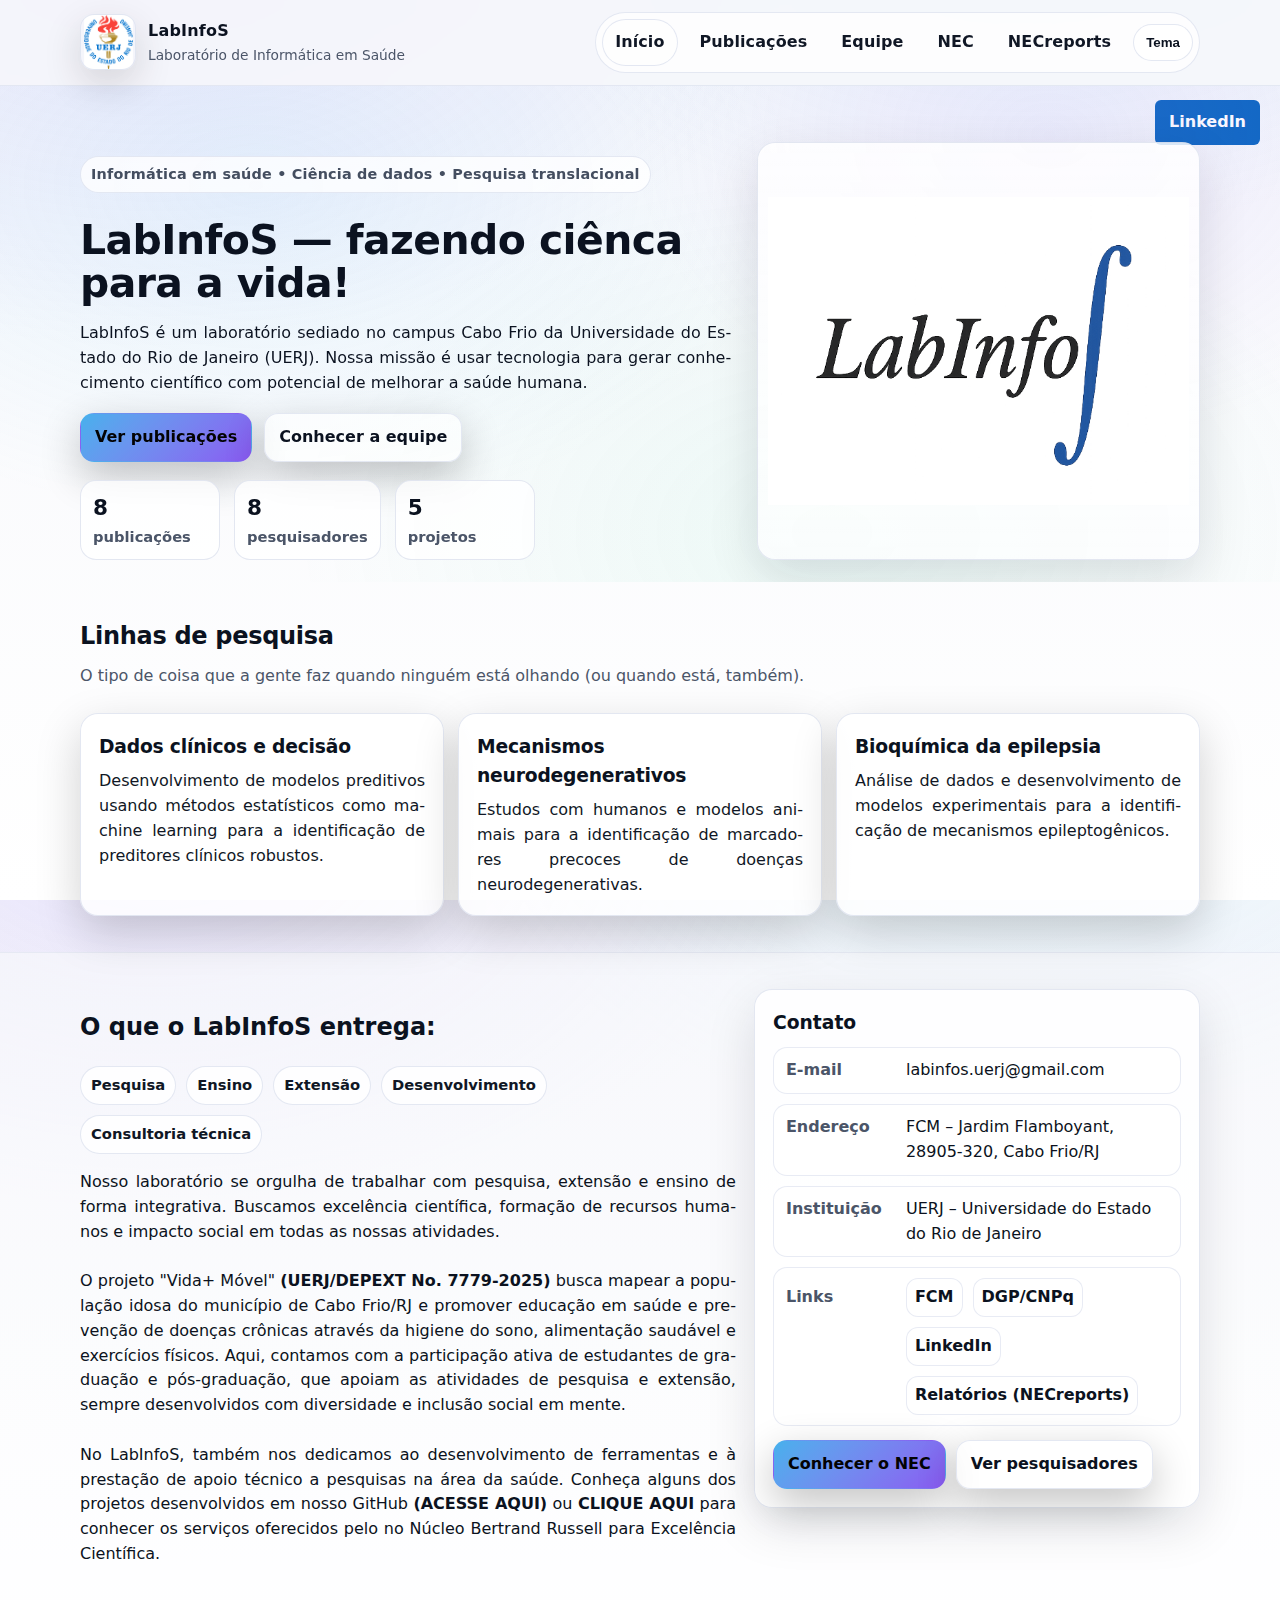
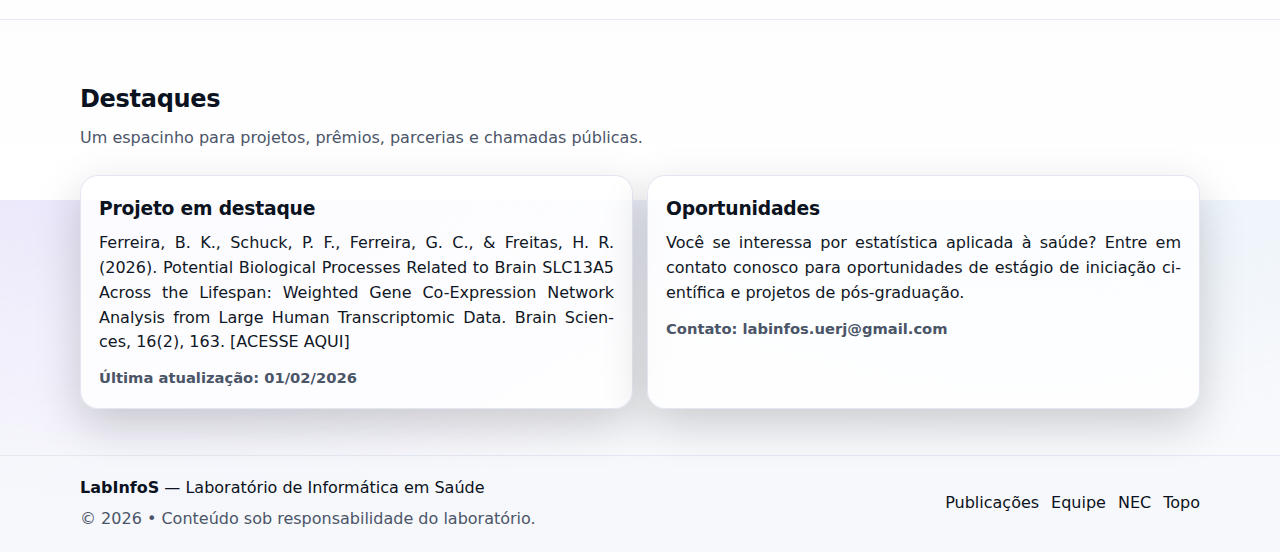
<file: index.html>
<!doctype html>
<html lang="pt-BR">
<head>

  <!-- Google tag (gtag.js) -->
  <script async src="https://www.googletagmanager.com/gtag/js?id=G-3MMCZ72V5H"></script>
  <script>
   window.dataLayer = window.dataLayer || [];
    function gtag(){dataLayer.push(arguments);}
    gtag('js', new Date());

    gtag('config', 'G-3MMCZ72V5H');
  </script>

  <meta charset="utf-8" />
  <meta name="viewport" content="width=device-width,initial-scale=1" />
  <meta name="color-scheme" content="light dark" />

  <title>LabInfoS — Laboratório de Informática em Saúde</title>
  <meta name="description" content="Site oficial do Laboratório de Informática em Saúde (LabInfoS): pesquisa, ensino e inovação em dados, computação e saúde." />

  <meta property="og:title" content="LabInfoS — Laboratório de Informática em Saúde" />
  <meta property="og:description" content="Pesquisa, ensino e inovação em dados, computação e saúde." />
  <meta property="og:type" content="website" />
  <meta property="og:image" content="assets/img/capa.svg" />

  <link rel="icon" href="assets/img/logo.png" type="image/svg+xml">
  <link rel="icon" href="assets/img/capa-32.png" sizes="32x32" type="image/png">
  <link rel="apple-touch-icon" href="assets/img/capa-192.png">
  <link rel="stylesheet" href="assets/css/style.css" />
  <script defer src="assets/js/main.js"></script>
</head>

<body>

  <a class="linkedin-button"
    href="https://www.linkedin.com/in/labinfos-uerj-1337b83b5"
    target="_blank">
    LinkedIn
  </a>

  <div id="google_translate_element" style="position:fixed; bottom:12px; right:12px; z-index:9999;"></div>

  <script>
    function googleTranslateElementInit() {
      new google.translate.TranslateElement(
        { pageLanguage: 'pt', layout: google.translate.TranslateElement.InlineLayout.SIMPLE },
        'google_translate_element'
      );
    }
  </script>
  <script src="//translate.google.com/translate_a/element.js?cb=googleTranslateElementInit"></script>

  <a class="skip-link" href="#conteudo">Pular para o conteúdo</a>

  <header class="site-header" data-header>
    <div class="container header-inner">
      <a class="brand" href="./index.html" aria-label="Ir para a página inicial do LabInfoS">
        <span class="brand-mark" aria-hidden="true"></span>
        <span class="brand-text">
          <span class="brand-name">LabInfoS</span>
          <span class="brand-sub">Laboratório de Informática em Saúde</span>
        </span>
      </a>

      <button class="nav-toggle" type="button" aria-label="Abrir menu" aria-expanded="false" data-nav-toggle>
        <span class="nav-toggle-bars" aria-hidden="true"></span>
      </button>

      <nav class="nav" data-nav>
        <a class="nav-link is-active" href="./index.html">Início</a>
        <a class="nav-link" href="./publicacoes.html">Publicações</a>
        <a class="nav-link" href="./equipe.html">Equipe</a>
        <a class="nav-link" href="./nec.html">NEC</a>
        <a class="nav-link" href="https://drhrf.github.io/mynecreports/" target="_blank" rel="noopener noreferrer">NECreports</a>
        <button class="theme-toggle" type="button" data-theme-toggle aria-label="Alternar tema (claro/escuro)">
          Tema
        </button>
      </nav>
    </div>
  </header>

  <main id="conteudo">
    <section class="hero">
      <div class="hero-bg" aria-hidden="true"></div>
      <div class="container hero-inner">
        <div class="hero-copy">
          <p class="kicker">Informática em saúde • Ciência de dados • Pesquisa translacional</p>
          <h1>LabInfoS — fazendo ciênca para a vida!</h1>

          <!-- PREENCHA AQUI: um parágrafo curto (2–4 linhas) com a identidade do laboratório -->
          <p class="justifyed">
            LabInfoS é um laboratório sediado no campus Cabo Frio da Universidade do Estado do Rio de Janeiro (UERJ). 
            Nossa missão é usar tecnologia para gerar conhecimento científico com potencial de melhorar a saúde humana.
          </p>

          <div class="hero-cta">
            <a class="btn primary" href="./publicacoes.html">Ver publicações</a>
            <a class="btn ghost" href="./equipe.html">Conhecer a equipe</a>
          </div>

          <div class="hero-metrics" id="heroMetrics" aria-label="Indicadores do laboratório">
            <!-- Esses números são carregados de data/site.json -->
            <div class="metric">
              <span class="metric-number" data-metric="publications">—</span>
              <span class="metric-label">publicações</span>
            </div>
            <div class="metric">
              <span class="metric-number" data-metric="people">—</span>
              <span class="metric-label">pesquisadores</span>
            </div>
            <div class="metric">
              <span class="metric-number" data-metric="projects">—</span>
              <span class="metric-label">projetos</span>
            </div>
          </div>
        </div>

        <div class="hero-card" role="img" aria-label="Imagem de capa do laboratório">
          <img class="hero-image" src="assets/img/LabInfoS_logo.png" alt="Imagem de capa do LabInfoS" />
          <!-- <div class="hero-card-overlay"> -->
            <!-- PREENCHA AQUI: 1 linha de credenciais/contexto (instituição, programa, etc.) -->
            <!-- <p class="hero-card-note">Faculdade de Ciências Médicas • UERJ</p> -->
          </div>
        </div>
      </div>
    </section>

    <section class="section">
      <div class="container">
        <div class="section-title">
          <h2>Linhas de pesquisa</h2>
          <p class="muted">O tipo de coisa que a gente faz quando ninguém está olhando (ou quando está, também).</p>
          <br>
        </div>

        <div class="grid cards-3">
          <article class="card">
            <h3>Dados clínicos e decisão</h3>
            <p class="justifyed">Desenvolvimento de modelos preditivos usando métodos estatísticos como machine learning para a identificação de preditores clínicos robustos.</p>
            <!-- <p class="card-meta">Ex.: predição, triagem, qualidade, desfechos</p> -->
          </article>

          <article class="card">
            <h3>Mecanismos neurodegenerativos</h3>
            <p class="justifyed">Estudos com humanos e modelos animais para a identificação de marcadores precoces de doenças neurodegenerativas.</p>
            <!-- <p class="card-meta">Ex.: causalidade, validação externa, risco de viés</p> -->
          </article>

          <article class="card">
            <h3>Bioquímica da epilepsia</h3>
            <p class="justifyed">Análise de dados e desenvolvimento de modelos experimentais para a identificação de mecanismos epileptogênicos.</p>
            <!-- <p class="card-meta">Ex.: LIMS, ETL, auditoria, documentação</p> -->
          </article>
        </div>
      </div>
    </section>

    <section class="section section-alt">
      <div class="container">
        <div class="split">
          <div>
            <h2>O que o LabInfoS entrega:</h2>
            <!-- <p class="lead">[PREENCHA: proposta de valor do laboratório em linguagem simples e direta.]</p> -->

            <div class="pill-row" aria-label="Áreas de atuação">
              <span class="pill">Pesquisa</span>
              <span class="pill">Ensino</span>
              <span class="pill">Extensão</span>
              <span class="pill">Desenvolvimento</span>
              <span class="pill">Consultoria técnica</span>
            </div>

            <p class="justifyed">
              Nosso laboratório se orgulha de trabalhar com pesquisa, extensão e ensino de forma integrativa. Buscamos excelência científica, formação de recursos humanos e impacto social em todas 
              as nossas atividades.<br>
              <br>
              O projeto "Vida+ Móvel" <strong>(UERJ/DEPEXT No. 7779-2025)</strong> busca mapear a população idosa do município de Cabo Frio/RJ e promover educação em saúde e prevenção de 
              doenças crônicas através da higiene do sono, alimentação saudável e exercícios físicos. Aqui, contamos com a participação ativa de estudantes de graduação e pós-graduação, que 
              apoiam as atividades de pesquisa e extensão, sempre desenvolvidos com diversidade e inclusão social em mente. <br>
              <br>
              No LabInfoS, também nos dedicamos ao desenvolvimento de ferramentas e à prestação de apoio técnico a pesquisas na área da saúde. Conheça alguns dos projetos desenvolvidos em nosso 
              GitHub <a href="https://github.com/drhrf" target="_blank" rel="noopener noreferrer"><strong>(ACESSE AQUI)</strong></a> ou <a href="./nec.html"><strong>CLIQUE AQUI</strong></a> para conhecer os 
              serviços oferecidos pelo no Núcleo Bertrand Russell para Excelência Científica. 
            </p>
          </div>

          <aside class="panel">
            <h3>Contato</h3>
            <!-- <p class="muted">Preencha os dados abaixo em <code>data/site.json</code>.</p> -->

            <div class="contact-block">
              <div class="contact-item">
                <span class="contact-label">E-mail</span>
                <a href="#" data-site="email">[email@exemplo.org]</a>
              </div>
              <div class="contact-item">
                <span class="contact-label">Endereço</span>
                <span data-site="address">[endereço do laboratório]</span>
              </div>
              <div class="contact-item">
                <span class="contact-label">Instituição</span>
                <span data-site="institution">[instituição]</span>
              </div>
              <div class="contact-item">
                <span class="contact-label">Links</span>
                <span class="link-row" id="socialLinks">
                  <!-- carregado de site.json -->
                </span>
              </div>
            </div>

            <div class="panel-cta">
              <a class="btn primary" href="./nec.html">Conhecer o NEC</a>
              <a class="btn ghost" href="./equipe.html">Ver pesquisadores</a>
            </div>
          </aside>
        </div>
      </div>
    </section>

    <br>
    <section class="section">
      <div class="container">
        <div class="section-title">
          <h2>Destaques</h2>
          <p class="muted">Um espacinho para projetos, prêmios, parcerias e chamadas públicas.</p>
        </div>
        <br>
        <div class="grid cards-2">
          <article class="card">
            <h3>Projeto em destaque</h3>
            <p class="justifyed">Ferreira, B. K., Schuck, P. F., Ferreira, G. C., & Freitas, H. R. (2026). Potential Biological Processes Related to Brain SLC13A5 Across the Lifespan: Weighted Gene Co-Expression Network Analysis from Large Human Transcriptomic Data. Brain Sciences, 16(2), 163.
                <a href="https://doi.org/10.3390/brainsci16020163" target="_blank" rel="noopener noreferrer">[ACESSE AQUI]</a></p>
            <p class="card-meta">Última atualização: 01/02/2026</p>
          </article>

          <article class="card">
            <h3>Oportunidades</h3>
            <p class="justifyed">Você se interessa por estatística aplicada à saúde? Entre em contato conosco para oportunidades de estágio de iniciação científica e projetos de pós-graduação.</p>
            <p class="card-meta">Contato: labinfos.uerj@gmail.com</p>
          </article>
        </div>
      </div>
    </section>
  </main>

  <footer class="footer">
    <div class="container footer-inner">
      <div class="footer-left">
        <p class="footer-brand"><strong>LabInfoS</strong> — Laboratório de Informática em Saúde</p>
        <p class="muted">© <span id="year"></span> • Conteúdo sob responsabilidade do laboratório.</p>
      </div>

      <div class="footer-right">
        <a href="./publicacoes.html">Publicações</a>
        <a href="./equipe.html">Equipe</a>
        <a href="./nec.html">NEC</a>
        <a href="./index.html#conteudo">Topo</a>
      </div>
    </div>
  </footer>
</body>
</html>
</file>
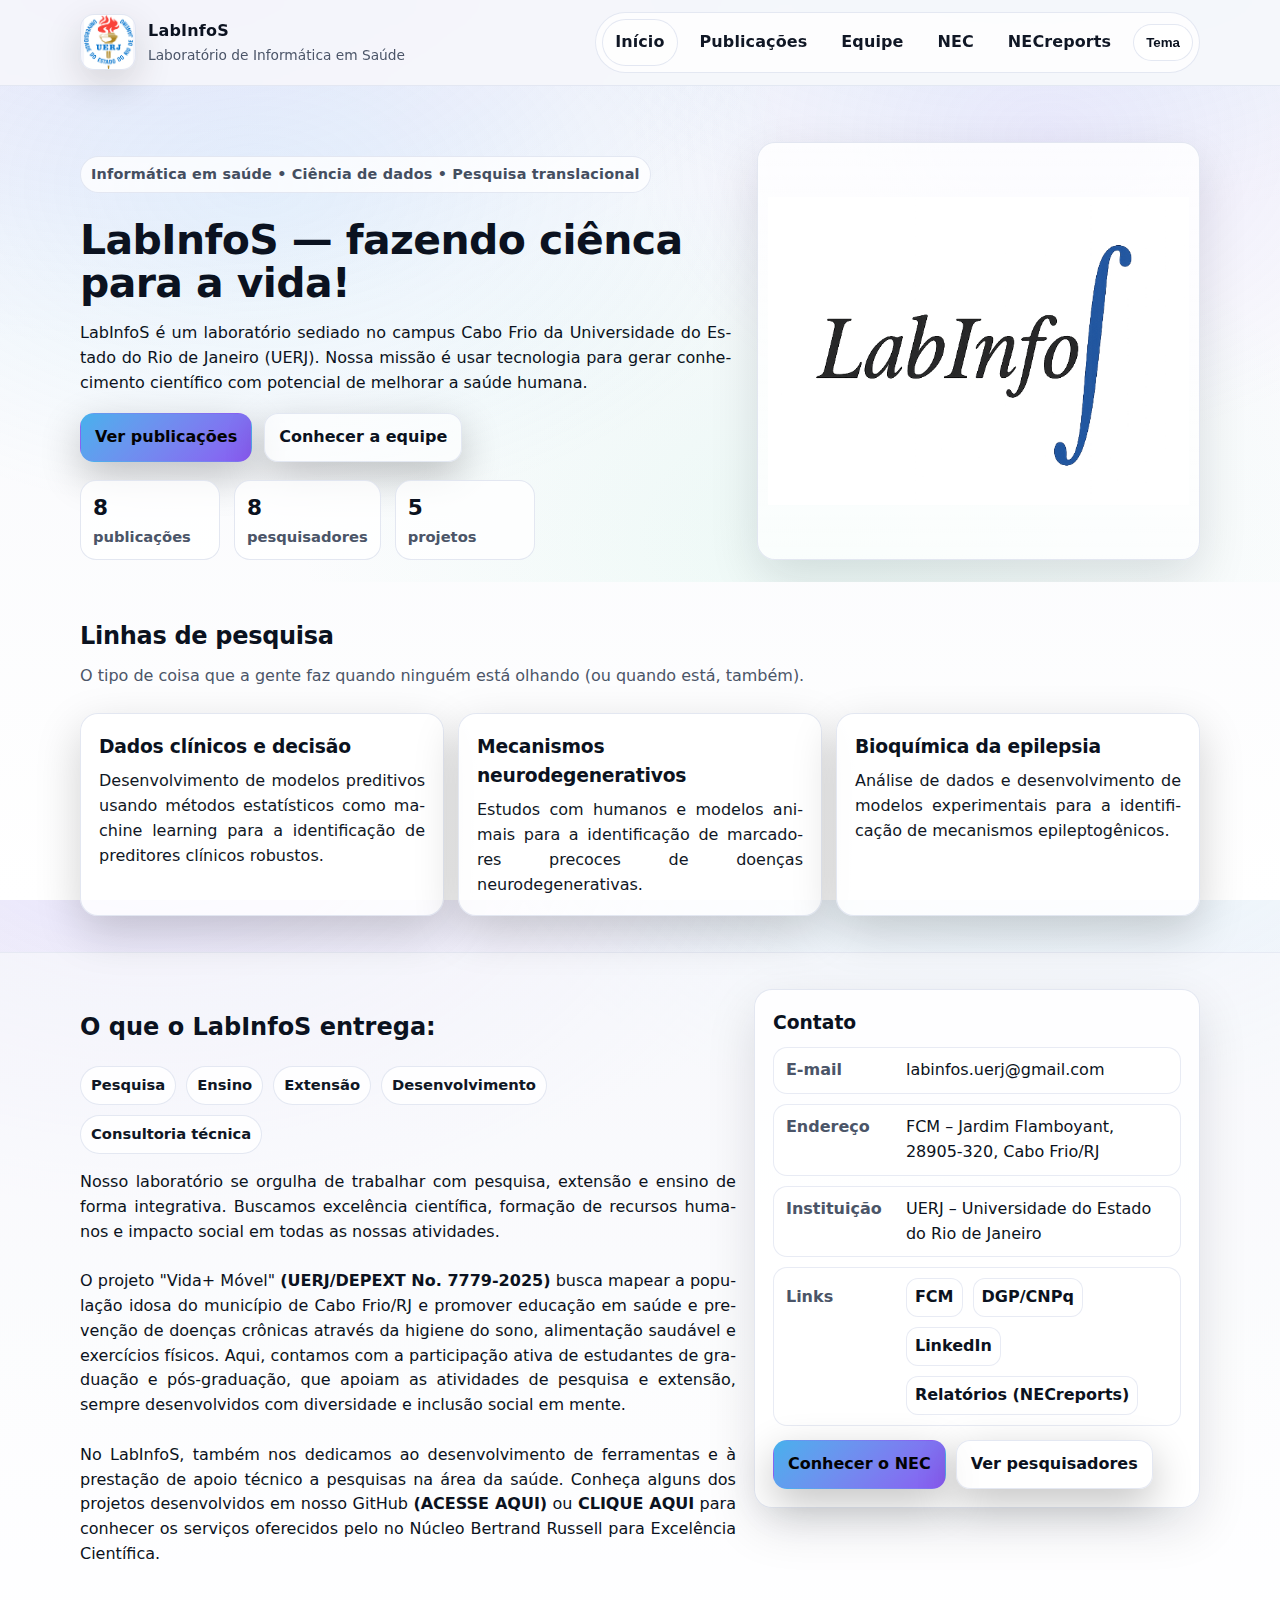
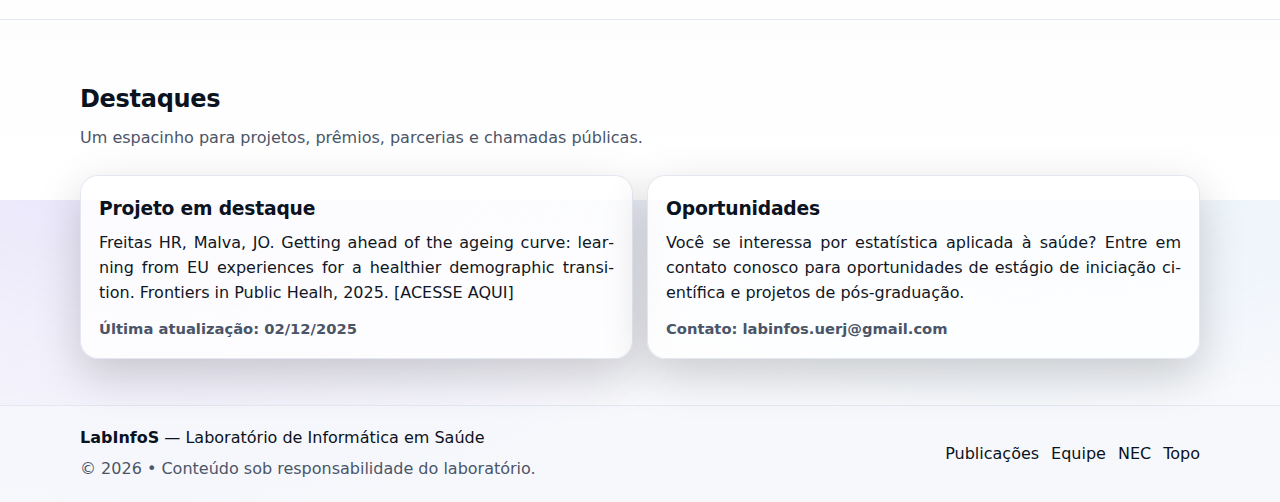
<file: index.sync-conflict-20260214-133340-ELEWSZT.html>
<!doctype html>
<html lang="pt-BR">
<head>

  <!-- Google tag (gtag.js) -->
  <script async src="https://www.googletagmanager.com/gtag/js?id=G-3MMCZ72V5H"></script>
  <script>
   window.dataLayer = window.dataLayer || [];
    function gtag(){dataLayer.push(arguments);}
    gtag('js', new Date());

    gtag('config', 'G-3MMCZ72V5H');
  </script>

  <meta charset="utf-8" />
  <meta name="viewport" content="width=device-width,initial-scale=1" />
  <meta name="color-scheme" content="light dark" />

  <title>LabInfoS — Laboratório de Informática em Saúde</title>
  <meta name="description" content="Site oficial do Laboratório de Informática em Saúde (LabInfoS): pesquisa, ensino e inovação em dados, computação e saúde." />

  <meta property="og:title" content="LabInfoS — Laboratório de Informática em Saúde" />
  <meta property="og:description" content="Pesquisa, ensino e inovação em dados, computação e saúde." />
  <meta property="og:type" content="website" />
  <meta property="og:image" content="assets/img/capa.svg" />

  <link rel="icon" href="assets/img/logo.png" type="image/svg+xml">
  <link rel="icon" href="assets/img/capa-32.png" sizes="32x32" type="image/png">
  <link rel="apple-touch-icon" href="assets/img/capa-192.png">
  <link rel="stylesheet" href="assets/css/style.css" />
  <script defer src="assets/js/main.js"></script>
</head>

<body>

  <div id="google_translate_element" style="position:fixed; bottom:12px; right:12px; z-index:9999;"></div>

  <script>
    function googleTranslateElementInit() {
      new google.translate.TranslateElement(
        { pageLanguage: 'pt', layout: google.translate.TranslateElement.InlineLayout.SIMPLE },
        'google_translate_element'
      );
    }
  </script>
  <script src="//translate.google.com/translate_a/element.js?cb=googleTranslateElementInit"></script>

  <a class="skip-link" href="#conteudo">Pular para o conteúdo</a>

  <header class="site-header" data-header>
    <div class="container header-inner">
      <a class="brand" href="./index.html" aria-label="Ir para a página inicial do LabInfoS">
        <span class="brand-mark" aria-hidden="true"></span>
        <span class="brand-text">
          <span class="brand-name">LabInfoS</span>
          <span class="brand-sub">Laboratório de Informática em Saúde</span>
        </span>
      </a>

      <button class="nav-toggle" type="button" aria-label="Abrir menu" aria-expanded="false" data-nav-toggle>
        <span class="nav-toggle-bars" aria-hidden="true"></span>
      </button>

      <nav class="nav" data-nav>
        <a class="nav-link is-active" href="./index.html">Início</a>
        <a class="nav-link" href="./publicacoes.html">Publicações</a>
        <a class="nav-link" href="./equipe.html">Equipe</a>
        <a class="nav-link" href="./nec.html">NEC</a>
        <a class="nav-link" href="https://drhrf.github.io/mynecreports/" target="_blank" rel="noopener noreferrer">NECreports</a>
        <button class="theme-toggle" type="button" data-theme-toggle aria-label="Alternar tema (claro/escuro)">
          Tema
        </button>
      </nav>
    </div>
  </header>

  <main id="conteudo">
    <section class="hero">
      <div class="hero-bg" aria-hidden="true"></div>
      <div class="container hero-inner">
        <div class="hero-copy">
          <p class="kicker">Informática em saúde • Ciência de dados • Pesquisa translacional</p>
          <h1>LabInfoS — fazendo ciênca para a vida!</h1>

          <!-- PREENCHA AQUI: um parágrafo curto (2–4 linhas) com a identidade do laboratório -->
          <p class="justifyed">
            LabInfoS é um laboratório sediado no campus Cabo Frio da Universidade do Estado do Rio de Janeiro (UERJ). 
            Nossa missão é usar tecnologia para gerar conhecimento científico com potencial de melhorar a saúde humana.
          </p>

          <div class="hero-cta">
            <a class="btn primary" href="./publicacoes.html">Ver publicações</a>
            <a class="btn ghost" href="./equipe.html">Conhecer a equipe</a>
          </div>

          <div class="hero-metrics" id="heroMetrics" aria-label="Indicadores do laboratório">
            <!-- Esses números são carregados de data/site.json -->
            <div class="metric">
              <span class="metric-number" data-metric="publications">—</span>
              <span class="metric-label">publicações</span>
            </div>
            <div class="metric">
              <span class="metric-number" data-metric="people">—</span>
              <span class="metric-label">pesquisadores</span>
            </div>
            <div class="metric">
              <span class="metric-number" data-metric="projects">—</span>
              <span class="metric-label">projetos</span>
            </div>
          </div>
        </div>

        <div class="hero-card" role="img" aria-label="Imagem de capa do laboratório">
          <img class="hero-image" src="assets/img/LabInfoS_logo.png" alt="Imagem de capa do LabInfoS" />
          <!-- <div class="hero-card-overlay"> -->
            <!-- PREENCHA AQUI: 1 linha de credenciais/contexto (instituição, programa, etc.) -->
            <!-- <p class="hero-card-note">Faculdade de Ciências Médicas • UERJ</p> -->
          </div>
        </div>
      </div>
    </section>

    <section class="section">
      <div class="container">
        <div class="section-title">
          <h2>Linhas de pesquisa</h2>
          <p class="muted">O tipo de coisa que a gente faz quando ninguém está olhando (ou quando está, também).</p>
          <br>
        </div>

        <div class="grid cards-3">
          <article class="card">
            <h3>Dados clínicos e decisão</h3>
            <p class="justifyed">Desenvolvimento de modelos preditivos usando métodos estatísticos como machine learning para a identificação de preditores clínicos robustos.</p>
            <!-- <p class="card-meta">Ex.: predição, triagem, qualidade, desfechos</p> -->
          </article>

          <article class="card">
            <h3>Mecanismos neurodegenerativos</h3>
            <p class="justifyed">Estudos com humanos e modelos animais para a identificação de marcadores precoces de doenças neurodegenerativas.</p>
            <!-- <p class="card-meta">Ex.: causalidade, validação externa, risco de viés</p> -->
          </article>

          <article class="card">
            <h3>Bioquímica da epilepsia</h3>
            <p class="justifyed">Análise de dados e desenvolvimento de modelos experimentais para a identificação de mecanismos epileptogênicos.</p>
            <!-- <p class="card-meta">Ex.: LIMS, ETL, auditoria, documentação</p> -->
          </article>
        </div>
      </div>
    </section>

    <section class="section section-alt">
      <div class="container">
        <div class="split">
          <div>
            <h2>O que o LabInfoS entrega:</h2>
            <!-- <p class="lead">[PREENCHA: proposta de valor do laboratório em linguagem simples e direta.]</p> -->

            <div class="pill-row" aria-label="Áreas de atuação">
              <span class="pill">Pesquisa</span>
              <span class="pill">Ensino</span>
              <span class="pill">Extensão</span>
              <span class="pill">Desenvolvimento</span>
              <span class="pill">Consultoria técnica</span>
            </div>

            <p class="justifyed">
              Nosso laboratório se orgulha de trabalhar com pesquisa, extensão e ensino de forma integrativa. Buscamos excelência científica, formação de recursos humanos e impacto social em todas 
              as nossas atividades.<br>
              <br>
              O projeto "Vida+ Móvel" <strong>(UERJ/DEPEXT No. 7779-2025)</strong> busca mapear a população idosa do município de Cabo Frio/RJ e promover educação em saúde e prevenção de 
              doenças crônicas através da higiene do sono, alimentação saudável e exercícios físicos. Aqui, contamos com a participação ativa de estudantes de graduação e pós-graduação, que 
              apoiam as atividades de pesquisa e extensão, sempre desenvolvidos com diversidade e inclusão social em mente. <br>
              <br>
              No LabInfoS, também nos dedicamos ao desenvolvimento de ferramentas e à prestação de apoio técnico a pesquisas na área da saúde. Conheça alguns dos projetos desenvolvidos em nosso 
              GitHub <a href="https://github.com/drhrf" target="_blank" rel="noopener noreferrer"><strong>(ACESSE AQUI)</strong></a> ou <a href="./nec.html"><strong>CLIQUE AQUI</strong></a> para conhecer os 
              serviços oferecidos pelo no Núcleo Bertrand Russell para Excelência Científica. 
            </p>
          </div>

          <aside class="panel">
            <h3>Contato</h3>
            <!-- <p class="muted">Preencha os dados abaixo em <code>data/site.json</code>.</p> -->

            <div class="contact-block">
              <div class="contact-item">
                <span class="contact-label">E-mail</span>
                <a href="#" data-site="email">[email@exemplo.org]</a>
              </div>
              <div class="contact-item">
                <span class="contact-label">Endereço</span>
                <span data-site="address">[endereço do laboratório]</span>
              </div>
              <div class="contact-item">
                <span class="contact-label">Instituição</span>
                <span data-site="institution">[instituição]</span>
              </div>
              <div class="contact-item">
                <span class="contact-label">Links</span>
                <span class="link-row" id="socialLinks">
                  <!-- carregado de site.json -->
                </span>
              </div>
            </div>

            <div class="panel-cta">
              <a class="btn primary" href="./nec.html">Conhecer o NEC</a>
              <a class="btn ghost" href="./equipe.html">Ver pesquisadores</a>
            </div>
          </aside>
        </div>
      </div>
    </section>

    <br>
    <section class="section">
      <div class="container">
        <div class="section-title">
          <h2>Destaques</h2>
          <p class="muted">Um espacinho para projetos, prêmios, parcerias e chamadas públicas.</p>
        </div>
        <br>
        <div class="grid cards-2">
          <article class="card">
            <h3>Projeto em destaque</h3>
            <p class="justifyed">Freitas HR, Malva, JO. Getting ahead of the ageing curve: learning from EU experiences for a healthier demographic transition. Frontiers in Public Healh, 2025.
                <a href="https://doi.org/10.3389/fpubh.2025.1678040" target="_blank" rel="noopener noreferrer">[ACESSE AQUI]</a></p>
            <p class="card-meta">Última atualização: 02/12/2025</p>
          </article>

          <article class="card">
            <h3>Oportunidades</h3>
            <p class="justifyed">Você se interessa por estatística aplicada à saúde? Entre em contato conosco para oportunidades de estágio de iniciação científica e projetos de pós-graduação.</p>
            <p class="card-meta">Contato: labinfos.uerj@gmail.com</p>
          </article>
        </div>
      </div>
    </section>
  </main>

  <footer class="footer">
    <div class="container footer-inner">
      <div class="footer-left">
        <p class="footer-brand"><strong>LabInfoS</strong> — Laboratório de Informática em Saúde</p>
        <p class="muted">© <span id="year"></span> • Conteúdo sob responsabilidade do laboratório.</p>
      </div>

      <div class="footer-right">
        <a href="./publicacoes.html">Publicações</a>
        <a href="./equipe.html">Equipe</a>
        <a href="./nec.html">NEC</a>
        <a href="./index.html#conteudo">Topo</a>
      </div>
    </div>
  </footer>
</body>
</html>
</file>
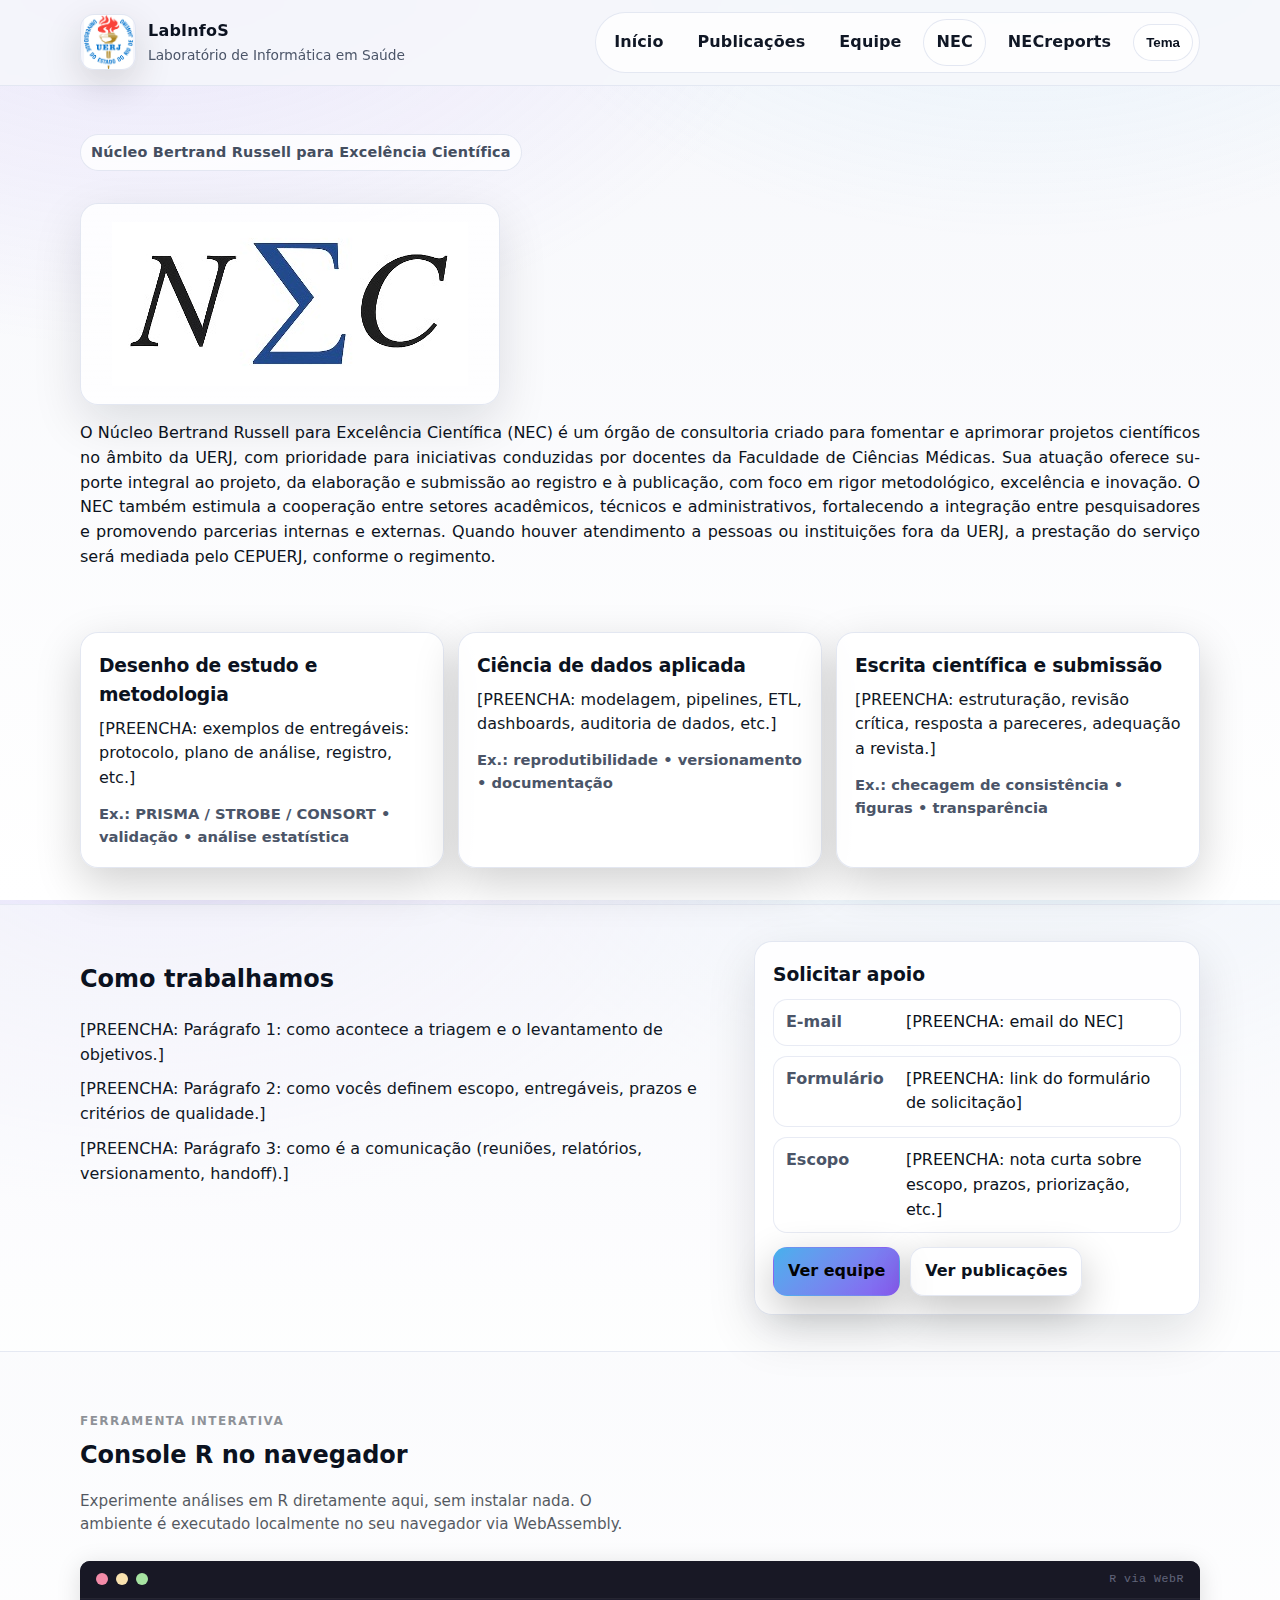
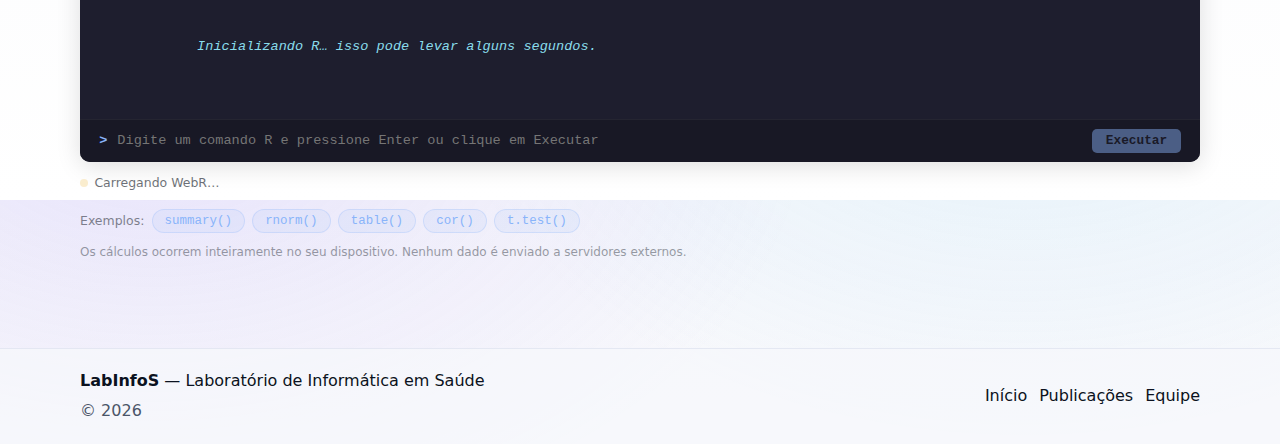
<file: nec.html>
<!doctype html>
<html lang="pt-BR">
<head>

  <!-- Google tag (gtag.js) -->
  <script async src="https://www.googletagmanager.com/gtag/js?id=G-3MMCZ72V5H"></script>
  <script>
   window.dataLayer = window.dataLayer || [];
    function gtag(){dataLayer.push(arguments);}
    gtag('js', new Date());

    gtag('config', 'G-3MMCZ72V5H');
  </script>

  <meta charset="utf-8" />
  <meta name="viewport" content="width=device-width,initial-scale=1" />
  <meta name="color-scheme" content="light dark" />

  <title>NEC — Núcleo Bertrand Russell para Excelência Científica</title>
  <meta name="description" content="NEC: Núcleo Bertrand Russell para Excelência Científica — consultoria, métodos, ciência de dados e apoio a projetos." />

  <link rel="icon" href="assets/img/logo.png" type="image/svg+xml">
  <link rel="icon" href="assets/img/capa-32.png" sizes="32x32" type="image/png">
  <link rel="apple-touch-icon" href="assets/img/capa-192.png">
  <link rel="stylesheet" href="assets/css/style.css" />
  <script defer src="assets/js/main.js"></script>

<!-- WebR Console styles (scoped so they don't bleed into the rest of the page) -->
  <style>
    /* ── WebR Console Section ──────────────────────────────────────────── */
    .webr-section {
      padding: 3rem 0 4rem;
    }

    .webr-section .section-label {
      font-size: 0.75rem;
      font-weight: 700;
      letter-spacing: 0.12em;
      text-transform: uppercase;
      opacity: 0.45;
      margin-bottom: 0.4rem;
    }

    .webr-section h2 {
      margin-top: 0;
      margin-bottom: 0.5rem;
    }

    .webr-section .webr-description {
      opacity: 0.7;
      font-size: 0.95rem;
      margin-bottom: 1.5rem;
      max-width: 60ch;
    }

    /* Terminal wrapper */
    .webr-console {
      border-radius: 10px;
      overflow: hidden;
      box-shadow: 0 4px 24px rgba(0,0,0,0.13);
      font-family: 'Menlo', 'Consolas', 'Liberation Mono', monospace;
      font-size: 0.85rem;
      background: #1e1e2e;
      color: #cdd6f4;
    }

    /* Title bar */
    .webr-titlebar {
      display: flex;
      align-items: center;
      gap: 0.5rem;
      padding: 0.6rem 1rem;
      background: #181825;
      border-bottom: 1px solid rgba(255,255,255,0.06);
    }

    .webr-dot {
      width: 12px;
      height: 12px;
      border-radius: 50%;
    }
    .webr-dot.red    { background: #f38ba8; }
    .webr-dot.yellow { background: #f9e2af; }
    .webr-dot.green  { background: #a6e3a1; }

    .webr-titlebar-label {
      margin-left: auto;
      font-size: 0.72rem;
      opacity: 0.4;
      letter-spacing: 0.05em;
    }

    /* Output area */
    .webr-output {
      padding: 1rem 1.2rem 0.5rem;
      min-height: 120px;
      max-height: 260px;
      overflow-y: auto;
      white-space: pre-wrap;
      word-break: break-word;
      line-height: 1.55;
      color: #cdd6f4;
    }

    .webr-output .webr-stdout { color: #cdd6f4; }
    .webr-output .webr-stderr { color: #f38ba8; }
    .webr-output .webr-info   { color: #89dceb; font-style: italic; }

    /* Input row */
    .webr-input-row {
      display: flex;
      align-items: center;
      gap: 0;
      border-top: 1px solid rgba(255,255,255,0.06);
      padding: 0.55rem 1.2rem;
      background: #181825;
    }

    .webr-prompt {
      color: #89b4fa;
      font-weight: 700;
      margin-right: 0.5rem;
      user-select: none;
      flex-shrink: 0;
    }

    .webr-input {
      flex: 1;
      background: transparent;
      border: none;
      outline: none;
      color: #cdd6f4;
      font-family: inherit;
      font-size: inherit;
      line-height: 1.5;
      caret-color: #89b4fa;
    }

    .webr-run-btn {
      background: #89b4fa;
      color: #1e1e2e;
      border: none;
      border-radius: 5px;
      padding: 0.3rem 0.85rem;
      font-family: inherit;
      font-size: 0.8rem;
      font-weight: 700;
      cursor: pointer;
      transition: background 0.15s, opacity 0.15s;
      flex-shrink: 0;
      margin-left: 0.75rem;
    }
    .webr-run-btn:hover:not(:disabled)  { background: #b4d0fe; }
    .webr-run-btn:disabled              { opacity: 0.45; cursor: default; }

    /* Status badge */
    .webr-status {
      display: flex;
      align-items: center;
      gap: 0.4rem;
      font-size: 0.78rem;
      margin-top: 0.7rem;
      opacity: 0.6;
    }

    .webr-status-dot {
      width: 8px;
      height: 8px;
      border-radius: 50%;
      background: #f9e2af;
      animation: webr-pulse 1.4s ease-in-out infinite;
      flex-shrink: 0;
    }

    .webr-status-dot.ready  { background: #a6e3a1; animation: none; }
    .webr-status-dot.error  { background: #f38ba8; animation: none; }

    @keyframes webr-pulse {
      0%, 100% { opacity: 1; }
      50%       { opacity: 0.3; }
    }

    /* Example snippets */
    .webr-examples {
      display: flex;
      flex-wrap: wrap;
      gap: 0.45rem;
      margin-top: 1rem;
    }

    .webr-example-btn {
      background: rgba(137,180,250,0.1);
      border: 1px solid rgba(137,180,250,0.25);
      color: #89b4fa;
      border-radius: 20px;
      padding: 0.25rem 0.75rem;
      font-family: 'Menlo', 'Consolas', monospace;
      font-size: 0.78rem;
      cursor: pointer;
      transition: background 0.15s, border-color 0.15s;
    }
    .webr-example-btn:hover { background: rgba(137,180,250,0.22); border-color: rgba(137,180,250,0.5); }

    .webr-disclaimer {
      font-size: 0.75rem;
      opacity: 0.4;
      margin-top: 0.65rem;
    }

    #webr-plot-area {
      background: #ffffff;
      border-radius: 10px;
      padding: 1rem;
      box-shadow: 0 4px 24px rgba(0,0,0,0.13);
    }

    #webr-canvas {
      display: block;
      width: 100%;
      height: auto;
      border-radius: 6px;
    }

  </style>
</head>

<body>

  <div id="google_translate_element" style="position:fixed; bottom:12px; right:12px; z-index:9999;"></div>

  <script>
    function googleTranslateElementInit() {
      new google.translate.TranslateElement(
        { pageLanguage: 'pt', layout: google.translate.TranslateElement.InlineLayout.SIMPLE },
        'google_translate_element'
      );
    }
  </script>
  <script src="//translate.google.com/translate_a/element.js?cb=googleTranslateElementInit"></script>

  <a class="skip-link" href="#conteudo">Pular para o conteúdo</a>

  <header class="site-header" data-header>
    <div class="container header-inner">
      <a class="brand" href="./index.html" aria-label="Ir para a página inicial do LabInfoS">
        <span class="brand-mark" aria-hidden="true"></span>
        <span class="brand-text">
          <span class="brand-name">LabInfoS</span>
          <span class="brand-sub">Laboratório de Informática em Saúde</span>
        </span>
      </a>

      <button class="nav-toggle" type="button" aria-label="Abrir menu" aria-expanded="false" data-nav-toggle>
        <span class="nav-toggle-bars" aria-hidden="true"></span>
      </button>

      <nav class="nav" data-nav>
        <a class="nav-link" href="./index.html">Início</a>
        <a class="nav-link" href="./publicacoes.html">Publicações</a>
        <a class="nav-link" href="./equipe.html">Equipe</a>
        <a class="nav-link is-active" href="./nec.html">NEC</a>
        <a class="nav-link" href="https://drhrf.github.io/mynecreports/" target="_blank" rel="noopener noreferrer">NECreports</a>
        <button class="theme-toggle" type="button" data-theme-toggle aria-label="Alternar tema (claro/escuro)">
          Tema
        </button>
      </nav>
    </div>
  </header>

  <main id="conteudo" class="page">
    <section class="page-hero">
      <div class="container">
        <p class="kicker">Núcleo Bertrand Russell para Excelência Científica</p>
        <h1>
          <div class="hero-card" role="img" aria-label="Imagem de capa do NEC">
          <img src="assets/img/NEC_logo.jpeg" alt="NEC — Núcleo Bertrand Russell para Excelência Científica" class="hero-logo">
          </div>
        </h1>

        <!-- PREENCHA AQUI: posicionamento do NEC e como ele se conecta ao LabInfoS -->
        <p class="justifyed">
          O Núcleo Bertrand Russell para Excelência Científica (NEC) é um órgão de consultoria criado para fomentar e aprimorar projetos científicos no âmbito da UERJ, 
          com prioridade para iniciativas conduzidas por docentes da Faculdade de Ciências Médicas. Sua atuação oferece suporte integral ao projeto, da elaboração e 
          submissão ao registro e à publicação, com foco em rigor metodológico, excelência e inovação. O NEC também estimula a cooperação entre setores acadêmicos, 
          técnicos e administrativos, fortalecendo a integração entre pesquisadores e promovendo parcerias internas e externas. Quando houver atendimento a pessoas 
          ou instituições fora da UERJ, a prestação do serviço será mediada pelo CEPUERJ, conforme o regimento.
        </p>

        <!-- <p class="muted">O conteúdo estruturado desta página é carregado de <code>data/nec.json</code>.</p> -->
      </div>
    </section>

    <section class="section">
      <div class="container">
        <div class="grid cards-3" id="necServices">
          <!-- serviços carregados de nec.json -->
        </div>
      </div>
    </section>

    <section class="section section-alt">
      <div class="container">
        <div class="split">
          <div>
            <h2>Como trabalhamos</h2>
            <div class="prose" id="necHowWeWork">
              <!-- texto carregado de nec.json -->
            </div>
          </div>

          <aside class="panel">
            <h3>Solicitar apoio</h3>
            <!-- <p class="muted">PREENCHA em <code>data/nec.json</code> (e, se preferir, também em <code>data/site.json</code>).</p> -->
            <div class="contact-block">
              <div class="contact-item">
                <span class="contact-label">E-mail</span>
                <a href="#" data-nec="email">[nec@exemplo.org]</a>
              </div>
              <div class="contact-item">
                <span class="contact-label">Formulário</span>
                <a href="#" data-nec="formUrl">[link do formulário]</a>
              </div>
              <div class="contact-item">
                <span class="contact-label">Escopo</span>
                <span data-nec="scopeNote">[o que entra / o que não entra]</span>
              </div>
            </div>

            <div class="panel-cta">
              <a class="btn primary" href="./equipe.html">Ver equipe</a>
              <a class="btn ghost" href="./publicacoes.html">Ver publicações</a>
            </div>
          </aside>
        </div>
      </div>
    </section>

<!-- ══════════════════════════════════════════════════════════════════
         WebR — Console R interativo
         ══════════════════════════════════════════════════════════════════ -->
    <section class="section webr-section">
      <div class="container">
        <p class="section-label">Ferramenta interativa</p>
        <h2>Console R no navegador</h2>
        <p class="webr-description">
          Experimente análises em R diretamente aqui, sem instalar nada.
          O ambiente é executado localmente no seu navegador via WebAssembly.
        </p>

        <div class="webr-console" role="region" aria-label="Console R interativo">
          <div class="webr-titlebar" aria-hidden="true">
            <span class="webr-dot red"></span>
            <span class="webr-dot yellow"></span>
            <span class="webr-dot green"></span>
            <span class="webr-titlebar-label">R via WebR</span>
          </div>

          <div class="webr-output" id="webr-output" aria-live="polite" aria-label="Saída do console R">
            <span class="webr-info">Inicializando R… isso pode levar alguns segundos.</span>
          </div>

          <div class="webr-input-row">
            <span class="webr-prompt" aria-hidden="true">&gt;</span>
            <input
              class="webr-input"
              id="webr-input"
              type="text"
              autocomplete="off"
              autocorrect="off"
              autocapitalize="off"
              spellcheck="false"
              placeholder="Digite um comando R e pressione Enter ou clique em Executar"
              disabled
              aria-label="Entrada de código R"
            />
            <button class="webr-run-btn" id="webr-run-btn" disabled aria-label="Executar código R">
              Executar
            </button>
          </div>
        </div>

        <div class="webr-status" id="webr-status" aria-live="polite">
          <span class="webr-status-dot" id="webr-status-dot"></span>
          <span id="webr-status-text">Carregando WebR…</span>
        </div>

        <div class="webr-examples" id="webr-examples" aria-label="Exemplos de código R">
          <span style="font-size:0.78rem; opacity:0.5; align-self:center;">Exemplos:</span>
          <button class="webr-example-btn" data-code="summary(c(1,2,3,4,5,6,7,8,9,10))">summary()</button>
          <button class="webr-example-btn" data-code="x <- rnorm(100); mean(x)">rnorm()</button>
          <button class="webr-example-btn" data-code="table(sample(c('A','B','C'), 30, replace=TRUE))">table()</button>
          <button class="webr-example-btn" data-code="cor(1:10, c(2,4,3,5,7,6,8,9,10,11))">cor()</button>
          <button class="webr-example-btn" data-code="t.test(rnorm(20, mean=5), rnorm(20, mean=5.5))">t.test()</button>
        </div>

        <p class="webr-disclaimer">
          Os cálculos ocorrem inteiramente no seu dispositivo. Nenhum dado é enviado a servidores externos.
        </p>

        <div id="webr-plot-area" style="display:none; margin-top:1rem;">
  <button id="webr-plot-toggle" class="webr-example-btn" style="margin-bottom:0.5rem;">
    📊 Mostrar gráfico
  </button>
  <canvas id="webr-canvas" style="display:none; border-radius:8px; max-width:100%;"></canvas>
  </div>

      </div>
    </section>
    <!-- ══ fim WebR ══ -->

  </main>

  <footer class="footer">
    <div class="container footer-inner">
      <div class="footer-left">
        <p class="footer-brand"><strong>LabInfoS</strong> — Laboratório de Informática em Saúde</p>
        <p class="muted">© <span id="year"></span></p>
      </div>

      <div class="footer-right">
        <a href="./index.html">Início</a>
        <a href="./publicacoes.html">Publicações</a>
        <a href="./equipe.html">Equipe</a>
      </div>
    </div>
  </footer>

<!-- ══════════════════════════════════════════════════════════════════
       WebR bootstrap — loaded as an ES module
       ══════════════════════════════════════════════════════════════════ -->
  <script type="module">
  import { WebR } from 'https://webr.r-wasm.org/latest/webr.mjs';

  const outputEl   = document.getElementById('webr-output');
  const inputEl    = document.getElementById('webr-input');
  const runBtn     = document.getElementById('webr-run-btn');
  const statusDot  = document.getElementById('webr-status-dot');
  const statusText = document.getElementById('webr-status-text');
  const exampleBtns = document.querySelectorAll('.webr-example-btn');
  const plotArea   = document.getElementById('webr-plot-area');
  const plotCanvas = document.getElementById('webr-canvas');
  const plotToggle = document.getElementById('webr-plot-toggle');

  const history = [];
  let histIdx = -1;
  let plotStarted = false;

  function appendOutput(text, cls = 'webr-stdout') {
    const info = outputEl.querySelector('.webr-info');
    if (info) info.remove();
    const span = document.createElement('span');
    span.className = cls;
    span.textContent = text;
    outputEl.appendChild(span);
    outputEl.scrollTop = outputEl.scrollHeight;
  }

  function setStatus(state, label) {
    statusDot.className = 'webr-status-dot ' + state;
    statusText.textContent = label;
  }

  function setReady(ready) {
    inputEl.disabled = !ready;
    runBtn.disabled  = !ready;
    exampleBtns.forEach(b => b.disabled = !ready);
  }

  plotToggle.addEventListener('click', () => {
    const visible = plotCanvas.style.display !== 'none';
    plotCanvas.style.display = visible ? 'none' : 'block';
    plotToggle.textContent = visible ? '📊 Mostrar gráfico' : '📊 Ocultar gráfico';
  });

  // ── Init WebR ─────────────────────────────────────────────────────
  const webR = new WebR();
  await webR.init();

  // Start the output reader loop — runs forever in the background
  (async () => {
    for (;;) {
      const msg = await webR.read();
      switch (msg.type) {
        case 'stdout':
          appendOutput(msg.data + '\n', 'webr-stdout');
          break;
        case 'stderr':
          appendOutput(msg.data + '\n', 'webr-stderr');
          break;
        case 'canvas': {
  const showPlot = () => {
    plotArea.style.display   = 'block';
    plotCanvas.style.display = 'block';
    plotToggle.textContent   = '📊 Ocultar gráfico';
  };

  if (msg.data.event === 'canvasNewPage') {
  plotStarted = false;
} else if (msg.data.event === 'canvasImage') {
  const bmp = msg.data.image;
  if (!plotStarted) {
    plotCanvas.width  = bmp.width;
    plotCanvas.height = bmp.height;
    const ctx = plotCanvas.getContext('2d');
    ctx.fillStyle = '#ffffff';
    ctx.fillRect(0, 0, bmp.width, bmp.height);
    plotStarted = true;
  }
  plotCanvas.getContext('2d').drawImage(bmp, 0, 0);
  showPlot();
}
  break;
}
        case 'prompt':
          // R is ready for the next command
          setReady(true);
          setStatus('ready', 'R pronto');
          break;
      }
    }
  })();

  // Set canvas as the graphics device
  await webR.evalRVoid('options(device=webr::canvas)');

  setStatus('ready', 'R pronto');
  setReady(true);
  outputEl.innerHTML = '';
  appendOutput(
    'R rodando via WebR ' + (await webR.evalRString('R.version.string')) + '\n' +
    'Digite um comando abaixo ou escolha um exemplo.\n\n',
    'webr-info'
  );

  // ── Run code ──────────────────────────────────────────────────────
  async function runCode(code) {
    code = code.trim();
    if (!code) return;

    appendOutput('> ' + code + '\n', 'webr-stdout');
    history.unshift(code);
    histIdx = -1;

    setReady(false);
    setStatus('ready', 'Executando…');
    plotStarted = false;

    // Write to R's stdin — the output loop above handles the response
    await webR.writeConsole(code + '\n');

    inputEl.value = '';
    inputEl.focus();
  }

  // ── Event listeners ───────────────────────────────────────────────
  runBtn.addEventListener('click', () => runCode(inputEl.value));

  inputEl.addEventListener('keydown', e => {
    if (e.key === 'Enter')     { e.preventDefault(); runCode(inputEl.value); }
    if (e.key === 'ArrowUp')   { e.preventDefault(); histIdx = Math.min(histIdx + 1, history.length - 1); inputEl.value = history[histIdx] ?? ''; }
    if (e.key === 'ArrowDown') { e.preventDefault(); histIdx = Math.max(histIdx - 1, -1); inputEl.value = histIdx === -1 ? '' : (history[histIdx] ?? ''); }
  });

  exampleBtns.forEach(btn => {
    btn.addEventListener('click', () => {
      if (!btn.dataset.code) return;
      inputEl.value = btn.dataset.code;
      inputEl.focus();
    });
  });
</script>

</body>
</html>
</file>
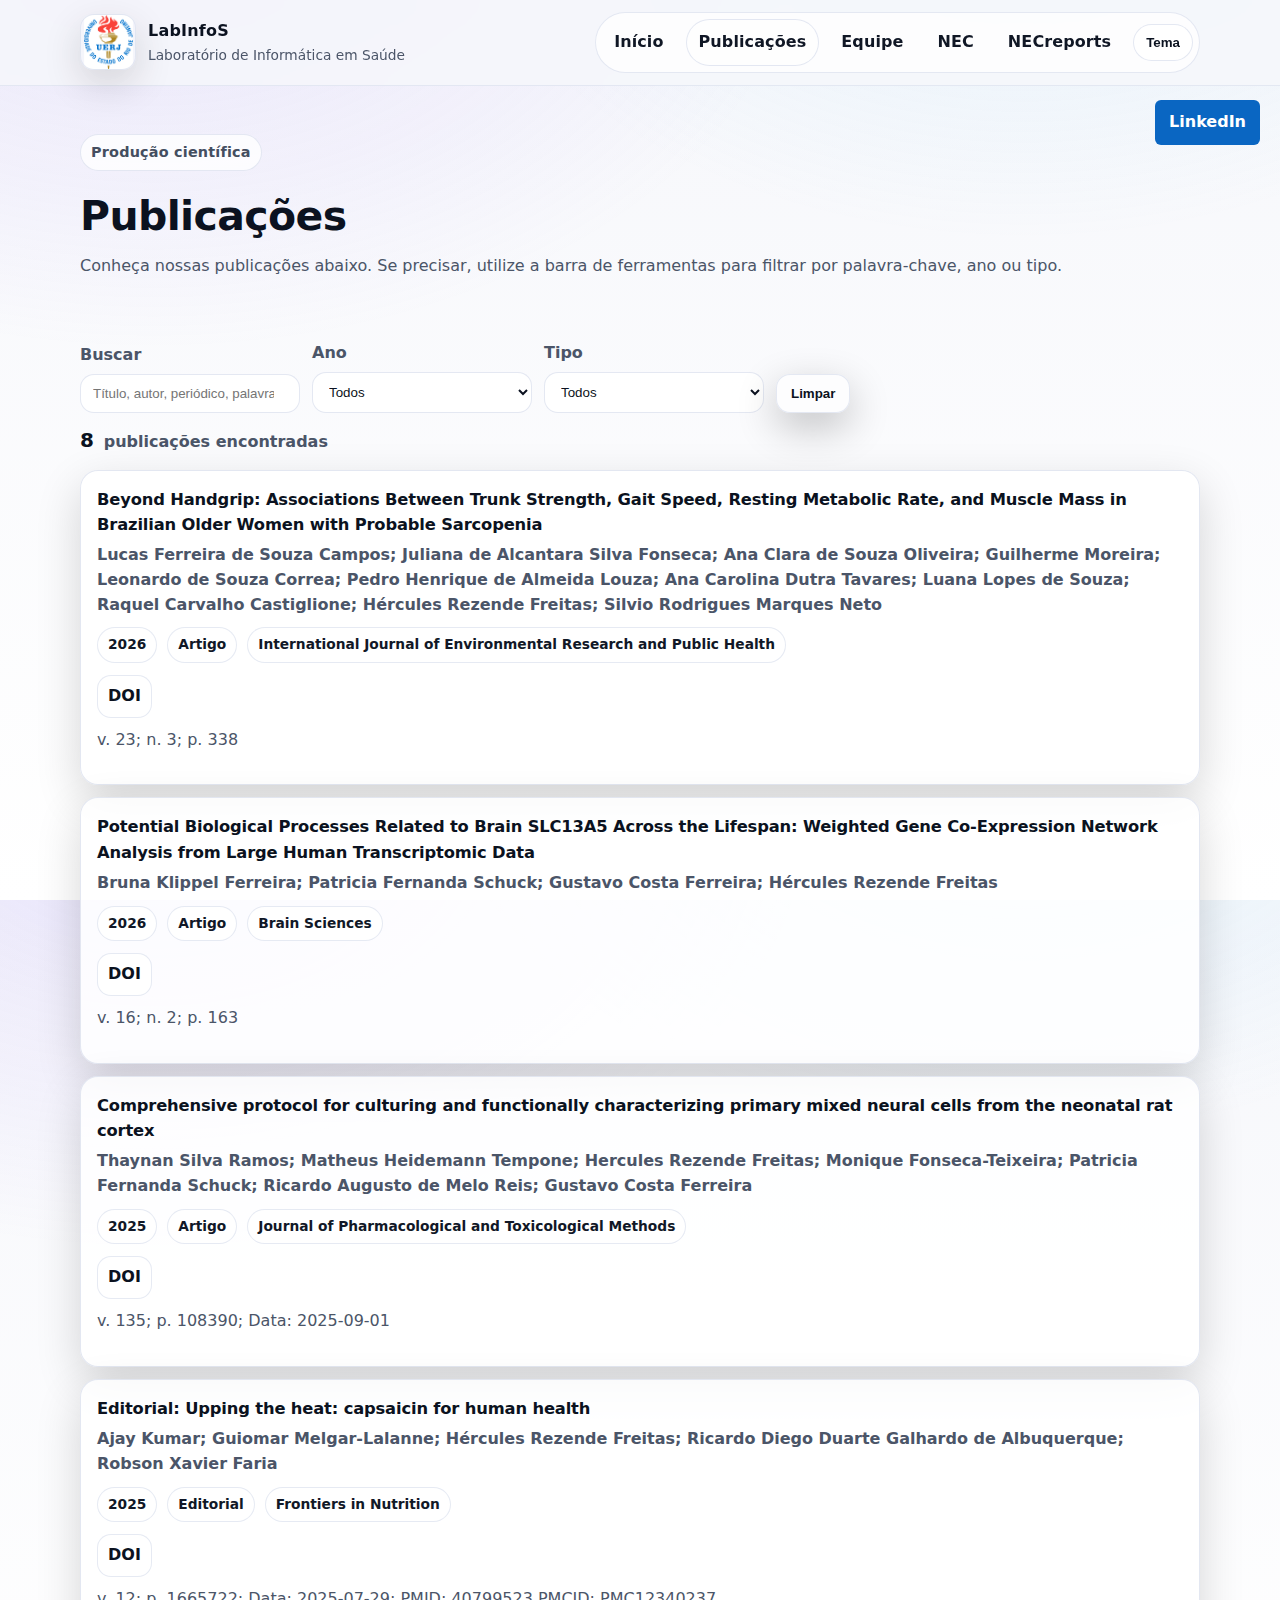
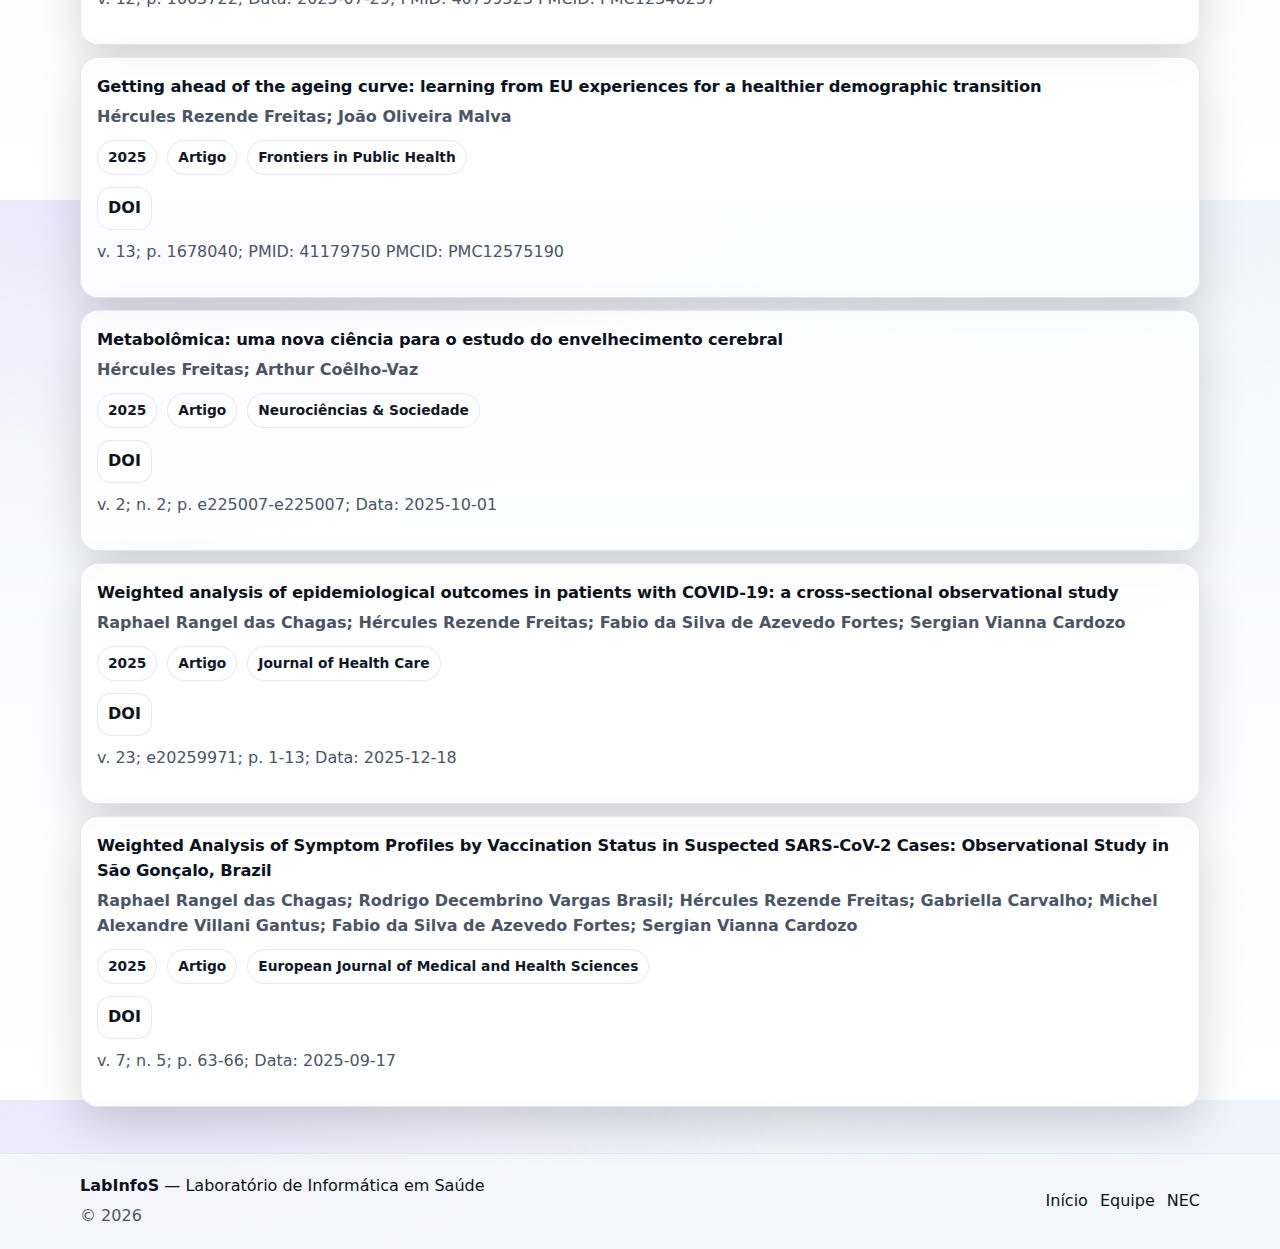
<file: publicacoes.html>
<!doctype html>
<html lang="pt-BR">
<head>

  <!-- Google tag (gtag.js) -->
  <script async src="https://www.googletagmanager.com/gtag/js?id=G-3MMCZ72V5H"></script>
  <script>
   window.dataLayer = window.dataLayer || [];
    function gtag(){dataLayer.push(arguments);}
    gtag('js', new Date());

    gtag('config', 'G-3MMCZ72V5H');
  </script>

  <meta charset="utf-8" />
  <meta name="viewport" content="width=device-width,initial-scale=1" />
  <meta name="color-scheme" content="light dark" />

  <title>Publicações — LabInfoS</title>
  <meta name="description" content="Publicações do Laboratório de Informática em Saúde (LabInfoS)." />

  <link rel="icon" href="assets/img/logo.png" type="image/svg+xml">
  <link rel="icon" href="assets/img/capa-32.png" sizes="32x32" type="image/png">
  <link rel="apple-touch-icon" href="assets/img/capa-192.png">
  <link rel="stylesheet" href="assets/css/style.css" />
  <script defer src="assets/js/main.js"></script>
</head>

<body>

  <a class="linkedin-button"
    href="https://www.linkedin.com/in/labinfos-uerj-1337b83b5"
    target="_blank">
    LinkedIn
  </a>

  <div id="google_translate_element" style="position:fixed; bottom:12px; right:12px; z-index:9999;"></div>

  <script>
    function googleTranslateElementInit() {
      new google.translate.TranslateElement(
        { pageLanguage: 'pt', layout: google.translate.TranslateElement.InlineLayout.SIMPLE },
        'google_translate_element'
      );
    }
  </script>
  <script src="//translate.google.com/translate_a/element.js?cb=googleTranslateElementInit"></script>

  <a class="skip-link" href="#conteudo">Pular para o conteúdo</a>

  <header class="site-header" data-header>
    <div class="container header-inner">
      <a class="brand" href="./index.html" aria-label="Ir para a página inicial do LabInfoS">
        <span class="brand-mark" aria-hidden="true"></span>
        <span class="brand-text">
          <span class="brand-name">LabInfoS</span>
          <span class="brand-sub">Laboratório de Informática em Saúde</span>
        </span>
      </a>

      <button class="nav-toggle" type="button" aria-label="Abrir menu" aria-expanded="false" data-nav-toggle>
        <span class="nav-toggle-bars" aria-hidden="true"></span>
      </button>

      <nav class="nav" data-nav>
        <a class="nav-link" href="./index.html">Início</a>
        <a class="nav-link is-active" href="./publicacoes.html">Publicações</a>
        <a class="nav-link" href="./equipe.html">Equipe</a>
        <a class="nav-link" href="./nec.html">NEC</a>
        <a class="nav-link" href="https://drhrf.github.io/mynecreports/" target="_blank" rel="noopener noreferrer">NECreports</a>
        <button class="theme-toggle" type="button" data-theme-toggle aria-label="Alternar tema (claro/escuro)">
          Tema
        </button>
      </nav>
    </div>
  </header>

  <main id="conteudo" class="page">
    <section class="page-hero">
      <div class="container">
        <p class="kicker">Produção científica</p>
        <h1>Publicações</h1>
        <!-- <p class="lead">A lista abaixo é carregada de <code>data/publications.json</code>. Você edita uma vez, o site atualiza sozinho.</p> -->

        <!-- PREENCHA AQUI (opcional): política de autoria, repositórios, preprints, ORCID do lab etc. -->
        <p class="muted">Conheça nossas publicações abaixo. Se precisar, utilize a barra de ferramentas para filtrar por palavra-chave, ano ou tipo.</p>
      </div>
    </section>

    <section class="section">
      <div class="container">
        <div class="pub-controls" role="search" aria-label="Filtrar publicações">
          <label class="input">
            <span class="input-label">Buscar</span>
            <input id="pubQuery" type="search" placeholder="Título, autor, periódico, palavra-chave…" autocomplete="off" />
          </label>

          <label class="input">
            <span class="input-label">Ano</span>
            <select id="pubYear">
              <option value="">Todos</option>
            </select>
          </label>

          <label class="input">
            <span class="input-label">Tipo</span>
            <select id="pubType">
              <option value="">Todos</option>
            </select>
          </label>

          <button class="btn ghost" type="button" id="pubReset">Limpar</button>
        </div>

        <div class="results-meta">
          <span id="pubCount">—</span>
          <span class="muted">publicações encontradas</span>
        </div>

        <div id="pubList" class="pub-list" aria-live="polite"></div>

      </div>
    </section>
  </main>

  <footer class="footer">
    <div class="container footer-inner">
      <div class="footer-left">
        <p class="footer-brand"><strong>LabInfoS</strong> — Laboratório de Informática em Saúde</p>
        <p class="muted">© <span id="year"></span></p>
      </div>

      <div class="footer-right">
        <a href="./index.html">Início</a>
        <a href="./equipe.html">Equipe</a>
        <a href="./nec.html">NEC</a>
      </div>
    </div>
  </footer>
</body>
</html>
</file>
<file: assets/css/style.css>
:root{
  --bg: #0b0d12;
  --bg2:#0f1420;
  --card:#121a2d;
  --text:#e7ecff;
  --muted:#aeb7de;
  --line:#263154;
  --accent:#7dd3fc;
  --accent2:#a78bfa;
  --ok:#34d399;

  --shadow: 0 18px 55px rgba(0,0,0,.40);
  --radius: 18px;
  --radius2: 14px;

  --container: 1120px;
  --pad: 20px;

  --focus: 0 0 0 3px rgba(125, 211, 252, .35);
}

:root[data-theme="light"]{
  --bg: #f6f7fb;
  --bg2:#ffffff;
  --card:#ffffff;
  --text:#0b1220;
  --muted:#4b5568;
  --line:#d8deec;
  --accent:#0ea5e9;
  --accent2:#7c3aed;
  --ok:#059669;
  --shadow: 0 18px 50px rgba(12, 18, 32, .12);
}

*{ box-sizing: border-box; }
html, body{ height:100%; }
body{
  margin:0;
  font-family: ui-sans-serif, system-ui, -apple-system, Segoe UI, Roboto, Helvetica, Arial, "Apple Color Emoji","Segoe UI Emoji";
  color: var(--text);
  background: radial-gradient(1200px 800px at 12% -10%, rgba(167,139,250,.18), transparent 55%),
              radial-gradient(1000px 700px at 80% -20%, rgba(125,211,252,.16), transparent 60%),
              linear-gradient(180deg, var(--bg), var(--bg2));
  line-height: 1.55;
}

a{ color: inherit; text-decoration: none; }
a:hover{ text-decoration: underline; text-underline-offset: 3px; }
code{
  font-family: ui-monospace, SFMono-Regular, Menlo, Monaco, Consolas, "Liberation Mono", "Courier New", monospace;
  font-size: .95em;
  padding: .1em .35em;
  border: 1px solid var(--line);
  border-radius: 10px;
  background: color-mix(in oklab, var(--card) 82%, transparent);
}

.container{ width: min(var(--container), calc(100% - (var(--pad)*2))); margin: 0 auto; }

.skip-link{
  position:absolute; left:-999px; top:10px;
  background: var(--card);
  border:1px solid var(--line);
  border-radius: 12px;
  padding: 10px 12px;
  z-index: 9999;
}
.skip-link:focus{ left: 12px; outline:none; box-shadow: var(--focus); }

.site-header{
  position: sticky;
  top: 0;
  z-index: 50;
  background: color-mix(in oklab, var(--bg) 78%, transparent);
  backdrop-filter: blur(14px);
  border-bottom: 1px solid color-mix(in oklab, var(--line) 65%, transparent);
}
.header-inner{
  display:flex;
  align-items:center;
  justify-content: space-between;
  gap: 14px;
  padding: 12px 0;
}

.brand{ display:flex; align-items:center; gap: 12px; min-width: 260px; }
.brand-mark{
  width: 56px;
  height: 56px;
  border-radius: 14px;
  border: 1px solid color-mix(in oklab, var(--line) 70%, transparent);
  box-shadow: 0 14px 38px rgba(0,0,0,.14);

  background-image: url("../img/logo.png");
  background-position: center;
  background-repeat: no-repeat;
  background-size: contain;
}
.brand-name{ font-weight: 800; letter-spacing: .2px; }
.brand-sub{ font-size: .86rem; color: var(--muted); display:block; margin-top: 1px; }

.nav{
  display:flex; align-items:center; gap: 10px;
  padding: 6px;
  border-radius: 999px;
  border: 1px solid color-mix(in oklab, var(--line) 70%, transparent);
  background: color-mix(in oklab, var(--card) 78%, transparent);
}
.nav-link{
  padding: 10px 12px;
  border-radius: 999px;
  color: color-mix(in oklab, var(--text) 92%, var(--muted));
  font-weight: 650;
  letter-spacing: .1px;
}
.nav-link.is-active{
  background: color-mix(in oklab, var(--card) 78%, transparent);
  border: 1px solid color-mix(in oklab, var(--line) 70%, transparent);
  text-decoration: none;
}

.theme-toggle{
  cursor:pointer;
  padding: 10px 12px;
  border-radius: 999px;
  border: 1px solid color-mix(in oklab, var(--line) 70%, transparent);
  background: color-mix(in oklab, var(--card) 82%, transparent);
  color: var(--text);
  font-weight: 700;
}

.nav-toggle{
  display:none;
  cursor:pointer;
  width: 44px; height: 44px;
  border-radius: 14px;
  border: 1px solid color-mix(in oklab, var(--line) 70%, transparent);
  background: color-mix(in oklab, var(--card) 82%, transparent);
}
.nav-toggle-bars{
  display:block;
  width: 18px; height: 2px;
  margin: 0 auto;
  background: var(--text);
  border-radius: 999px;
  position: relative;
}
.nav-toggle-bars::before,
.nav-toggle-bars::after{
  content:"";
  position:absolute;
  left:0;
  width: 18px; height: 2px;
  background: var(--text);
  border-radius: 999px;
}
.nav-toggle-bars::before{ top: -6px; }
.nav-toggle-bars::after{ top: 6px; }

.hero{
  position: relative;
  padding: 56px 0 22px;
  overflow: hidden;
}
.hero-bg{
  position:absolute; inset:0;
  background:
    radial-gradient(900px 560px at 20% 20%, rgba(125,211,252,.14), transparent 60%),
    radial-gradient(700px 520px at 82% 10%, rgba(167,139,250,.13), transparent 60%),
    radial-gradient(900px 600px at 65% 90%, rgba(52,211,153,.08), transparent 60%);
  pointer-events:none;
}
.hero-inner{
  position: relative;
  display:grid;
  grid-template-columns: 1.25fr .85fr;
  gap: 26px;
  align-items: stretch;
}
.kicker{
  display:inline-block;
  color: color-mix(in oklab, var(--muted) 90%, var(--text));
  border: 1px solid color-mix(in oklab, var(--line) 70%, transparent);
  background: color-mix(in oklab, var(--card) 78%, transparent);
  padding: 6px 10px;
  border-radius: 999px;
  font-weight: 700;
  letter-spacing: .2px;
  font-size: .9rem;
}
h1{ font-size: clamp(2rem, 3.2vw, 3rem); line-height: 1.05; margin: 12px 0 10px; letter-spacing: -0.6px; }
.lead{ font-size: 1.08rem; color: color-mix(in oklab, var(--text) 92%, var(--muted)); margin: 0; max-width: 62ch; }
.muted{ color: var(--muted); }

.hero-cta{ display:flex; gap: 12px; margin-top: 18px; flex-wrap: wrap; }

.btn{
  display:inline-flex;
  align-items:center;
  justify-content:center;
  gap: 10px;
  padding: 11px 14px;
  border-radius: 14px;
  font-weight: 800;
  border: 1px solid color-mix(in oklab, var(--line) 72%, transparent);
  background: color-mix(in oklab, var(--card) 82%, transparent);
  box-shadow: 0 14px 40px rgba(0,0,0,.24);
  text-decoration:none;
}
.btn:hover{ text-decoration:none; transform: translateY(-1px); }
.btn:active{ transform: translateY(0px); }
.btn.primary{
  background: linear-gradient(135deg, color-mix(in oklab, var(--accent) 88%, white), color-mix(in oklab, var(--accent2) 88%, white));
  color: color-mix(in oklab, black 90%, white);
  border-color: transparent;
}

.btn.ghost{
  background: color-mix(in oklab, var(--card) 82%, transparent);
}

.hero-metrics{
  display:flex;
  gap: 14px;
  margin-top: 18px;
  flex-wrap: wrap;
}
.metric{
  padding: 10px 12px;
  border-radius: 16px;
  border: 1px solid color-mix(in oklab, var(--line) 72%, transparent);
  background: color-mix(in oklab, var(--card) 78%, transparent);
  min-width: 140px;
}
.metric-number{
  font-weight: 900;
  font-size: 1.35rem;
  letter-spacing: -0.3px;
  display:block;
}
.metric-label{ color: var(--muted); font-weight: 700; font-size: .92rem; }

.hero-card{
  position: relative;
  border-radius: var(--radius);
  overflow: hidden;
  border: 1px solid color-mix(in oklab, var(--line) 72%, transparent);
  background: linear-gradient(180deg, color-mix(in oklab, var(--card) 84%, transparent), color-mix(in oklab, var(--card) 72%, transparent));
  box-shadow: var(--shadow);
}
.hero-image{ width:100%; height:100%; object-fit: contain; display:block; object-position: center; padding: 10px !important; }
.page-hero .hero-card{
  /* When a card is used inside page-hero (single-column page),
     keep it compact instead of letting it span the full width. */
  max-width: 420px;
  width: auto;
  margin-top: 18px;
}
.page-hero .hero-card .hero-image{
  /* Let the image keep its aspect ratio inside the constrained card */
  width: 100%;
  height: auto;
}

/* Center logo inside the card when used on page-hero */
.page-hero .hero-card{
  display: flex;
  align-items: center;
  justify-content: center;
  padding: 18px; /* give some breathing room inside the card */
}
.page-hero .hero-card .hero-image{
  width: auto;
  max-width: 360px; /* limit visual size of logo inside the card */
  height: auto;
  display: block;
}
.hero-card-overlay{
  position:absolute;
  left: 14px; right: 14px; bottom: 14px;
  padding: 12px 14px;
  border-radius: 16px;
  border: 1px solid color-mix(in oklab, var(--line) 70%, transparent);
  background: color-mix(in oklab, var(--bg) 55%, transparent);
  backdrop-filter: blur(10px);
}
.hero-card-note{ margin:0; color: color-mix(in oklab, var(--text) 92%, var(--muted)); font-weight: 700; }

.section{ padding: 36px 0; }
.section-alt{
  background: linear-gradient(180deg, color-mix(in oklab, var(--bg) 70%, transparent), color-mix(in oklab, var(--bg2) 70%, transparent));
  border-top: 1px solid color-mix(in oklab, var(--line) 60%, transparent);
  border-bottom: 1px solid color-mix(in oklab, var(--line) 60%, transparent);
}
.section-title h2{ margin:0; letter-spacing: -0.3px; }
.section-title p{ margin: 8px 0 0; }

.grid{ display:grid; gap: 14px; }
.cards-3{ grid-template-columns: repeat(3, minmax(0, 1fr)); }
.cards-2{ grid-template-columns: repeat(2, minmax(0, 1fr)); }

.card{
  border-radius: var(--radius);
  border: 1px solid color-mix(in oklab, var(--line) 72%, transparent);
  background: color-mix(in oklab, var(--card) 82%, transparent);
  box-shadow: 0 16px 45px rgba(0,0,0,.18);
  padding: 18px;
}
.card h3{ margin: 0 0 8px; letter-spacing: -0.2px; }
.card p{ margin: 0; color: color-mix(in oklab, var(--text) 92%, var(--muted)); }
.card-meta{ margin-top: 12px !important; color: var(--muted) !important; font-weight: 700; font-size: .92rem; }

.split{
  display:grid;
  grid-template-columns: 1.25fr .85fr;
  gap: 18px;
  align-items: start;
}
.panel{
  border-radius: var(--radius);
  border: 1px solid color-mix(in oklab, var(--line) 72%, transparent);
  background: color-mix(in oklab, var(--card) 86%, transparent);
  padding: 18px;
  box-shadow: var(--shadow);
}
.panel h3{ margin: 0 0 6px; }
.panel-cta{ display:flex; gap: 10px; margin-top: 14px; flex-wrap: wrap; }

.pill-row{ display:flex; gap: 10px; flex-wrap: wrap; margin: 14px 0 8px; }
.pill{
  padding: 7px 10px;
  border-radius: 999px;
  border: 1px solid color-mix(in oklab, var(--line) 70%, transparent);
  background: color-mix(in oklab, var(--card) 82%, transparent);
  font-weight: 800;
  color: color-mix(in oklab, var(--text) 92%, var(--muted));
  font-size: .92rem;
}

.contact-block{ display:grid; gap: 10px; margin-top: 10px; }
.contact-item{
  display:grid;
  grid-template-columns: 110px 1fr;
  gap: 10px;
  align-items: baseline;
  border: 1px solid color-mix(in oklab, var(--line) 60%, transparent);
  background: color-mix(in oklab, var(--card) 78%, transparent);
  padding: 10px 12px;
  border-radius: 14px;
}
.contact-label{ color: var(--muted); font-weight: 800; }
.link-row{ display:flex; gap: 10px; flex-wrap: wrap; }
.link-row a{
  padding: 6px 8px;
  border-radius: 12px;
  border: 1px solid color-mix(in oklab, var(--line) 60%, transparent);
  background: color-mix(in oklab, var(--card) 82%, transparent);
  text-decoration: none;
  font-weight: 800;
}
.link-row a:hover{ text-decoration: none; transform: translateY(-1px); }

.footer{
  margin-top: 10px;
  border-top: 1px solid color-mix(in oklab, var(--line) 60%, transparent);
  background: color-mix(in oklab, var(--bg) 78%, transparent);
}
.footer-inner{
  padding: 20px 0;
  display:flex;
  justify-content: space-between;
  align-items: center;
  gap: 16px;
  flex-wrap: wrap;
}
.footer-right{ display:flex; gap: 12px; flex-wrap: wrap; }
.footer-brand{ margin:0; }
.footer-left .muted{ margin: 6px 0 0; }

.page .page-hero{
  padding: 34px 0 10px;
}
.page h1{ margin-top: 10px; }
.page .lead{ margin-top: 6px; }

.input{
  display:grid;
  gap: 6px;
  min-width: 220px;
}
.input-label{ font-weight: 800; color: var(--muted); }
input[type="search"], select{
  width: 100%;
  padding: 11px 12px;
  border-radius: 14px;
  border: 1px solid color-mix(in oklab, var(--line) 70%, transparent);
  background: color-mix(in oklab, var(--card) 86%, transparent);
  color: var(--text);
  outline: none;
}
input[type="search"]:focus, select:focus{ box-shadow: var(--focus); }

.pub-controls,
.team-controls{
  display:flex;
  gap: 12px;
  align-items: end;
  flex-wrap: wrap;
  margin-bottom: 12px;
}

.results-meta{
  display:flex;
  align-items: baseline;
  gap: 10px;
  margin: 10px 0 14px;
  font-weight: 900;
}
.results-meta #pubCount,
.results-meta #teamCount{
  font-size: 1.25rem;
  letter-spacing: -0.2px;
}

.pub-list{
  display:grid;
  gap: 12px;
}
.pub-item{
  border-radius: var(--radius);
  border: 1px solid color-mix(in oklab, var(--line) 72%, transparent);
  background: color-mix(in oklab, var(--card) 84%, transparent);
  padding: 16px;
  box-shadow: 0 16px 45px rgba(0,0,0,.16);
}
.pub-title{ margin:0; font-size: 1.02rem; letter-spacing: -0.15px; }
.pub-authors{ margin: 6px 0 0; color: var(--muted); font-weight: 700; }
.pub-meta{ margin: 10px 0 0; display:flex; gap:10px; flex-wrap: wrap; align-items: center; }
.tag{
  padding: 6px 10px;
  border-radius: 999px;
  border: 1px solid color-mix(in oklab, var(--line) 65%, transparent);
  background: color-mix(in oklab, var(--card) 78%, transparent);
  font-weight: 900;
  font-size: .86rem;
  color: color-mix(in oklab, var(--text) 90%, var(--muted));
}
.pub-links{ display:flex; gap:10px; flex-wrap: wrap; margin-top: 12px; }
.pub-links a{
  font-weight: 900;
  text-decoration: none;
  padding: 8px 10px;
  border-radius: 14px;
  border: 1px solid color-mix(in oklab, var(--line) 65%, transparent);
  background: color-mix(in oklab, var(--card) 80%, transparent);
}
.pub-links a:hover{ transform: translateY(-1px); }

.team-grid{
  display:grid;
  grid-template-columns: repeat(3, minmax(0, 1fr));
  gap: 14px;
}
.person{
  border-radius: var(--radius);
  border: 1px solid color-mix(in oklab, var(--line) 72%, transparent);
  background: color-mix(in oklab, var(--card) 84%, transparent);
  overflow:hidden;
  box-shadow: 0 18px 50px rgba(0,0,0,.16);
  display:grid;
}
.person-top{
  display:grid;
  grid-template-columns: 84px 1fr;
  gap: 12px;
  padding: 16px;
  align-items: center;
}
.avatar{
  width: 84px; height: 84px;
  border-radius: 18px;
  object-fit: cover;
  border: 1px solid color-mix(in oklab, var(--line) 70%, transparent);
  background: color-mix(in oklab, var(--bg) 60%, transparent);
}
.person-name{ margin:0; font-weight: 950; letter-spacing: -0.2px; }
.person-role{ margin: 3px 0 0; color: var(--muted); font-weight: 800; }
.person-body{ padding: 0 16px 16px; }
.person-bio{ margin: 0; color: color-mix(in oklab, var(--text) 92%, var(--muted)); }
.person-tags{ margin-top: 12px; display:flex; gap: 8px; flex-wrap: wrap; }
.person-links{ margin-top: 12px; display:flex; gap: 10px; flex-wrap: wrap; }
.person-links a{
  text-decoration: none;
  font-weight: 900;
  padding: 8px 10px;
  border-radius: 14px;
  border: 1px solid color-mix(in oklab, var(--line) 65%, transparent);
  background: color-mix(in oklab, var(--card) 80%, transparent);
}

.prose p{ margin: 0 0 10px; color: color-mix(in oklab, var(--text) 92%, var(--muted)); }
.hint{ margin-top: 18px; padding: 14px 16px; border-radius: 16px; border: 1px dashed color-mix(in oklab, var(--line) 70%, transparent); background: color-mix(in oklab, var(--card) 74%, transparent); }
.hint p{ margin: 0; }

@media (max-width: 980px){
  .hero-inner{ grid-template-columns: 1fr; }
  .split{ grid-template-columns: 1fr; }
  .cards-3{ grid-template-columns: 1fr; }
  .cards-2{ grid-template-columns: 1fr; }
  .team-grid{ grid-template-columns: 1fr; }
}

@media (max-width: 860px){
  .nav-toggle{ display:block; }
  .nav{
    position: absolute;
    right: var(--pad);
    top: 66px;
    width: min(420px, calc(100% - (var(--pad)*2)));
    flex-direction: column;
    align-items: stretch;
    border-radius: 18px;
    padding: 10px;
    display:none;
  }
  .nav.is-open{ display:flex; }
  .nav-link, .theme-toggle{ width: 100%; text-align: left; }
}

:focus-visible{
  outline: none;
  box-shadow: var(--focus);
  border-radius: 12px;
}

.justifyed{
  text-align: justify;
  text-justify: inter-word;
  hyphens: auto;
}

.btn.ghost {
  color: var(--text);
  background: color-mix(in oklab, var(--card) 60%, transparent);
  border: 1px solid color-mix(in oklab, var(--line) 70%, transparent);
}

.btn.ghost:hover,
.btn.ghost:focus {
  background: color-mix(in oklab, var(--card) 75%, transparent);
}

.linkedin-button{
 position: fixed;
 top: 100px;
 right: 20px;
 background:#0A66C2;
 color:white;
 padding:10px 14px;
 border-radius:6px;
 text-decoration:none;
 font-weight:600;
}
</file>
